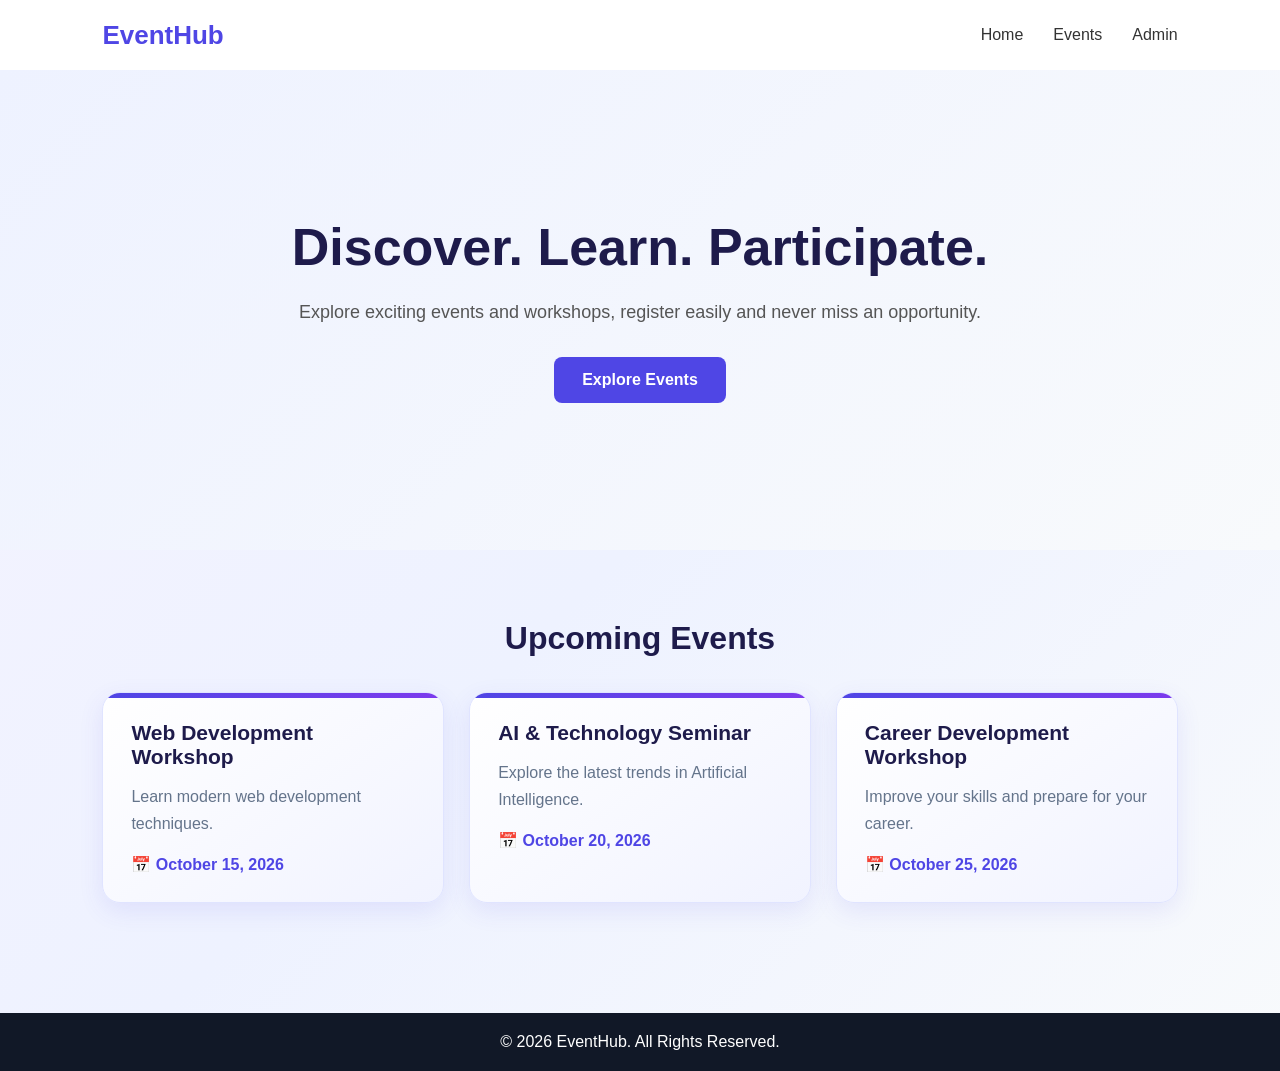
<file: Event-Workshop-Management/index.html>
<!DOCTYPE html>
<html lang="en">
<head>
    <meta charset="UTF-8">
    <meta name="viewport" content="width=device-width, initial-scale=1.0">
    <title>EventHub - Events & Workshops</title>

    <link rel="stylesheet" href="css/style.css">
</head>

<body>

    <!-- Navigation Bar -->
    <nav class="navbar">
        <div class="logo">EventHub</div>

        <ul class="nav-links">
            <li><a href="index.html">Home</a></li>
            <li><a href="events.html">Events</a></li>
            <li><a href="admin.html">Admin</a></li>
        </ul>
    </nav>


    <!-- Hero Section -->
    <section class="hero">

        <div class="hero-content">
            <h1>Discover. Learn. Participate.</h1>

            <p>
                Explore exciting events and workshops,
                register easily and never miss an opportunity.
            </p>

            <a href="events.html" class="hero-btn">
                Explore Events
            </a>
        </div>

    </section>


    <!-- Featured Events -->
    <section class="featured">

        <h2>Upcoming Events</h2>

        <div class="event-container">

            <div class="event-card">
                <h3>Web Development Workshop</h3>
                <p>Learn modern web development techniques.</p>
                <span>📅 October 15, 2026</span>
            </div>

            <div class="event-card">
                <h3>AI & Technology Seminar</h3>
                <p>Explore the latest trends in Artificial Intelligence.</p>
                <span>📅 October 20, 2026</span>
            </div>

            <div class="event-card">
                <h3>Career Development Workshop</h3>
                <p>Improve your skills and prepare for your career.</p>
                <span>📅 October 25, 2026</span>
            </div>

        </div>

    </section>


    <!-- Footer -->
    <footer>
        <p>© 2026 EventHub. All Rights Reserved.</p>
    </footer>


    <script src="js/script.js"></script>

</body>
</html>
</file>
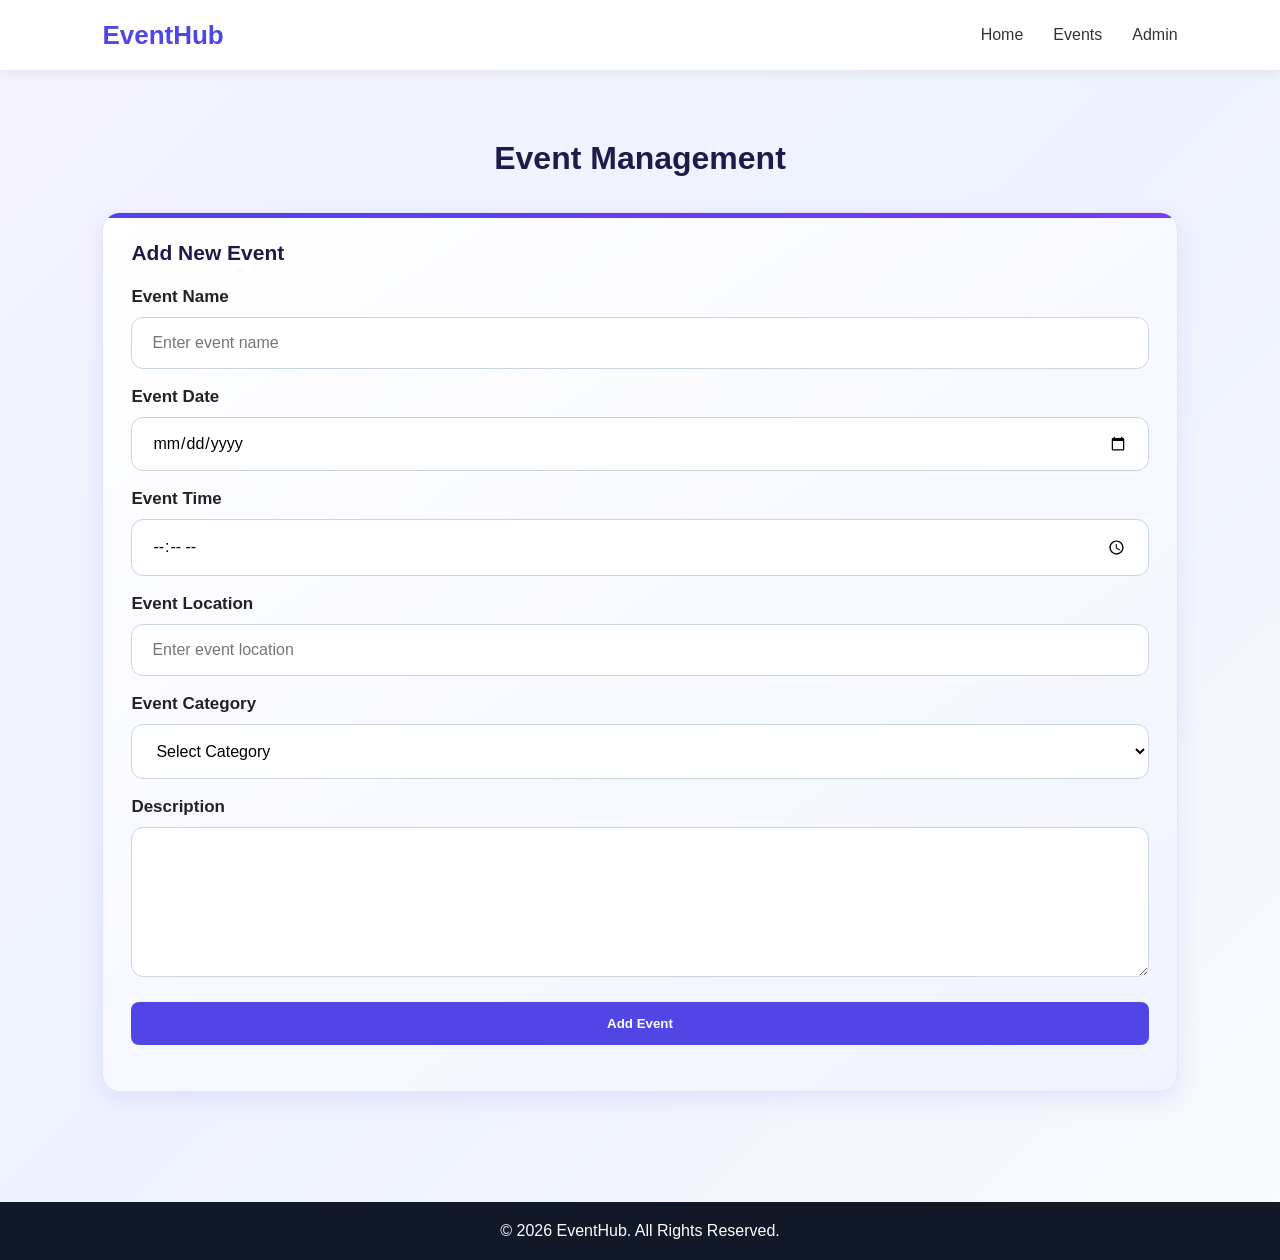
<file: Event-Workshop-Management/admin.html>
<!DOCTYPE html>
<html lang="en">

<head>

    <meta charset="UTF-8">

    <meta
        name="viewport"
        content="width=device-width, initial-scale=1.0">

    <title>Admin - EventHub</title>

    <link
        rel="stylesheet"
        href="css/style.css">

</head>


<body>


    <!-- Navigation -->

    <nav class="navbar">

        <div class="logo">
            EventHub
        </div>


        <ul class="nav-links">

            <li>
                <a href="index.html">
                    Home
                </a>
            </li>

            <li>
                <a href="events.html">
                    Events
                </a>
            </li>

            <li>
                <a href="admin.html">
                    Admin
                </a>
            </li>

        </ul>

    </nav>



    <!-- Admin Section -->

    <section class="featured">

        <h2>
            Event Management
        </h2>


        <div class="event-card">

            <h3>
                Add New Event
            </h3>


            <form id="eventForm">


                <!-- Event Name -->

                <label for="eventName">
                    Event Name
                </label>


                <input
                    type="text"
                    id="eventName"
                    placeholder="Enter event name">



                <!-- Event Date -->

                <label for="eventDate">
                    Event Date
                </label>


                <input
                    type="date"
                    id="eventDate">



                <!-- Event Time -->

                <label for="eventTime">
                    Event Time
                </label>


                <input
                    type="time"
                    id="eventTime">



                <!-- Event Location -->

                <label for="eventLocation">
                    Event Location
                </label>


                <input
                    type="text"
                    id="eventLocation"
                    placeholder="Enter event location">



                <!-- Event Category -->

                <label for="eventCategory">
                    Event Category
                </label>


                <select id="eventCategory">

                    <option value="">
                        Select Category
                    </option>

                    <option value="Workshop">
                        Workshop
                    </option>

                    <option value="Seminar">
                        Seminar
                    </option>

                    <option value="Career">
                        Career
                    </option>

                </select>



                <!-- Description -->

                <label for="eventDescription">
                    Description
                </label>


                <textarea
                    id="eventDescription"
                    rows="5"
                    placeholder="Enter event description">
                </textarea>



                <!-- Submit -->

                <button
                    type="submit"
                    class="hero-btn">

                    Add Event

                </button>


            </form>


            <p id="eventMessage"></p>


        </div>

    </section>



    <!-- Footer -->

    <footer>

        <p>
            © 2026 EventHub. All Rights Reserved.
        </p>

    </footer>



    <script src="js/script.js"></script>

</body>

</html>
</file>
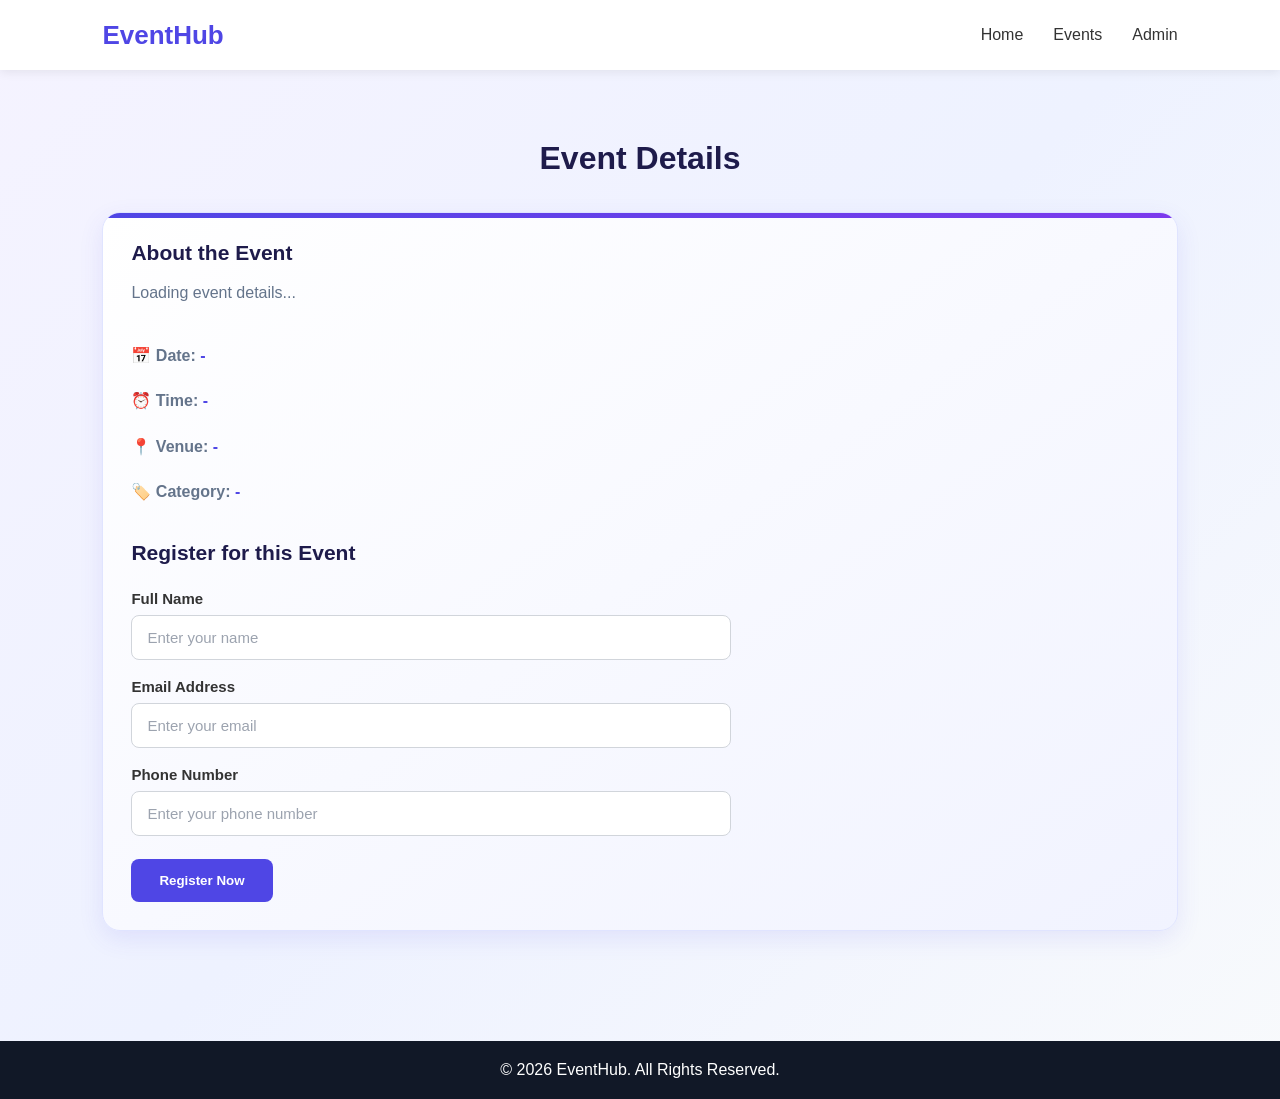
<file: Event-Workshop-Management/event-details.html>
<!DOCTYPE html>
<html lang="en">

<head>

    <meta charset="UTF-8">

    <meta
        name="viewport"
        content="width=device-width, initial-scale=1.0">

    <title>Event Details - EventHub</title>

    <link
        rel="stylesheet"
        href="css/style.css">

</head>


<body>


    <!-- Navigation -->

    <nav class="navbar">

        <div class="logo">
            EventHub
        </div>


        <ul class="nav-links">

            <li>
                <a href="index.html">
                    Home
                </a>
            </li>

            <li>
                <a href="events.html">
                    Events
                </a>
            </li>

            <li>
                <a href="admin.html">
                    Admin
                </a>
            </li>

        </ul>

    </nav>



    <!-- Event Details -->

    <section class="featured">

        <h2 id="eventTitle">
            Event Details
        </h2>


        <div class="event-card">


            <h3>
                About the Event
            </h3>


            <p id="eventDescription">
                Loading event details...
            </p>


            <br>


            <p>
                <strong>📅 Date:</strong>

                <span id="eventDate">
                    -
                </span>
            </p>


            <p>
                <strong>⏰ Time:</strong>

                <span id="eventTime">
                    -
                </span>
            </p>


            <p>
                <strong>📍 Venue:</strong>

                <span id="eventVenue">
                    -
                </span>
            </p>


            <p>
                <strong>🏷️ Category:</strong>

                <span id="eventCategory">
                    -
                </span>
            </p>


            <br>


            <h3>
                Register for this Event
            </h3>


            <form id="registrationForm">


                <label for="name">
                    Full Name
                </label>


                <input
                    type="text"
                    id="name"
                    placeholder="Enter your name">


                <label for="email">
                    Email Address
                </label>


                <input
                    type="email"
                    id="email"
                    placeholder="Enter your email">


                <label for="phone">
                    Phone Number
                </label>


                <input
                    type="tel"
                    id="phone"
                    placeholder="Enter your phone number">


                <button
                    type="submit"
                    class="hero-btn">

                    Register Now

                </button>


            </form>



            <!-- Confirmation -->

            <div
                id="confirmationCard"
                class="confirmation-card">


                <div class="success-icon">
                    ✓
                </div>


                <h3>
                    Registration Successful!
                </h3>


                <p>
                    Your registration has been confirmed.
                </p>


                <div class="confirmation-details">


                    <p>

                        <strong>
                            Event:
                        </strong>

                        <span id="confirmEvent">
                        </span>

                    </p>


                    <p>

                        <strong>
                            Name:
                        </strong>

                        <span id="confirmName">
                        </span>

                    </p>


                    <p>

                        <strong>
                            Email:
                        </strong>

                        <span id="confirmEmail">
                        </span>

                    </p>


                    <p>

                        <strong>
                            Phone:
                        </strong>

                        <span id="confirmPhone">
                        </span>

                    </p>


                    <p>

                        <strong>
                            Registered On:
                        </strong>

                        <span id="confirmDate">
                        </span>

                    </p>


                </div>


                <p class="confirmation-thank">

                    🎉 We look forward to seeing you!

                </p>


            </div>


        </div>

    </section>



    <!-- Footer -->

    <footer>

        <p>
            © 2026 EventHub. All Rights Reserved.
        </p>

    </footer>



    <script>

        // ===============================
        // DEFAULT EVENT DATA
        // ===============================

        const defaultEvents = {

            "web-development": {

                name:
                    "Web Development Workshop",

                category:
                    "Workshop",

                date:
                    "October 15, 2026",

                description:
                    "Learn HTML, CSS and JavaScript through practical activities.",

                time:
                    "10:00 AM - 1:00 PM",

                venue:
                    "Seminar Hall"

            },


            "ai-technology": {

                name:
                    "AI & Technology Seminar",

                category:
                    "Seminar",

                date:
                    "October 20, 2026",

                description:
                    "Discover emerging technologies and the future of Artificial Intelligence.",

                time:
                    "10:00 AM - 1:00 PM",

                venue:
                    "Auditorium"

            },


            "career-development": {

                name:
                    "Career Development Workshop",

                category:
                    "Career",

                date:
                    "October 25, 2026",

                description:
                    "Build your communication skills, resume and interview confidence.",

                time:
                    "10:00 AM - 1:00 PM",

                venue:
                    "Seminar Hall"

            },


            "data-analytics": {

                name:
                    "Data Analytics Workshop",

                category:
                    "Workshop",

                date:
                    "November 2, 2026",

                description:
                    "Understand data analysis concepts and real-world applications.",

                time:
                    "10:00 AM - 1:00 PM",

                venue:
                    "Computer Lab"

            }

        };



        // ===============================
        // GET EVENT ID
        // ===============================

        const params =
            new URLSearchParams(
                window.location.search
            );


        const eventId =
            params.get("id");


        let eventData =
            defaultEvents[eventId];



        // ===============================
        // CHECK CUSTOM EVENTS
        // ===============================

        if (!eventData) {

            const customEvents =
                JSON.parse(
                    localStorage.getItem(
                        "customEvents"
                    )
                ) || [];


            eventData =
                customEvents.find(
                    function(event) {

                        return event.id === eventId;

                    }
                );


            if (eventData) {

                eventData.time =
                    "Time will be announced";

                eventData.venue =
                    "Venue will be announced";

            }

        }



        // ===============================
        // DISPLAY EVENT
        // ===============================

        if (eventData) {

            document.getElementById(
                "eventTitle"
            ).textContent =
                eventData.name;


            document.getElementById(
                "eventDescription"
            ).textContent =
                eventData.description;


            document.getElementById(
                "eventDate"
            ).textContent =
                eventData.date;


            document.getElementById(
                "eventTime"
            ).textContent =
                eventData.time;


            document.getElementById(
                "eventVenue"
            ).textContent =
                eventData.venue;


            document.getElementById(
                "eventCategory"
            ).textContent =
                eventData.category;

        }

    </script>


</body>

</html>
</file>
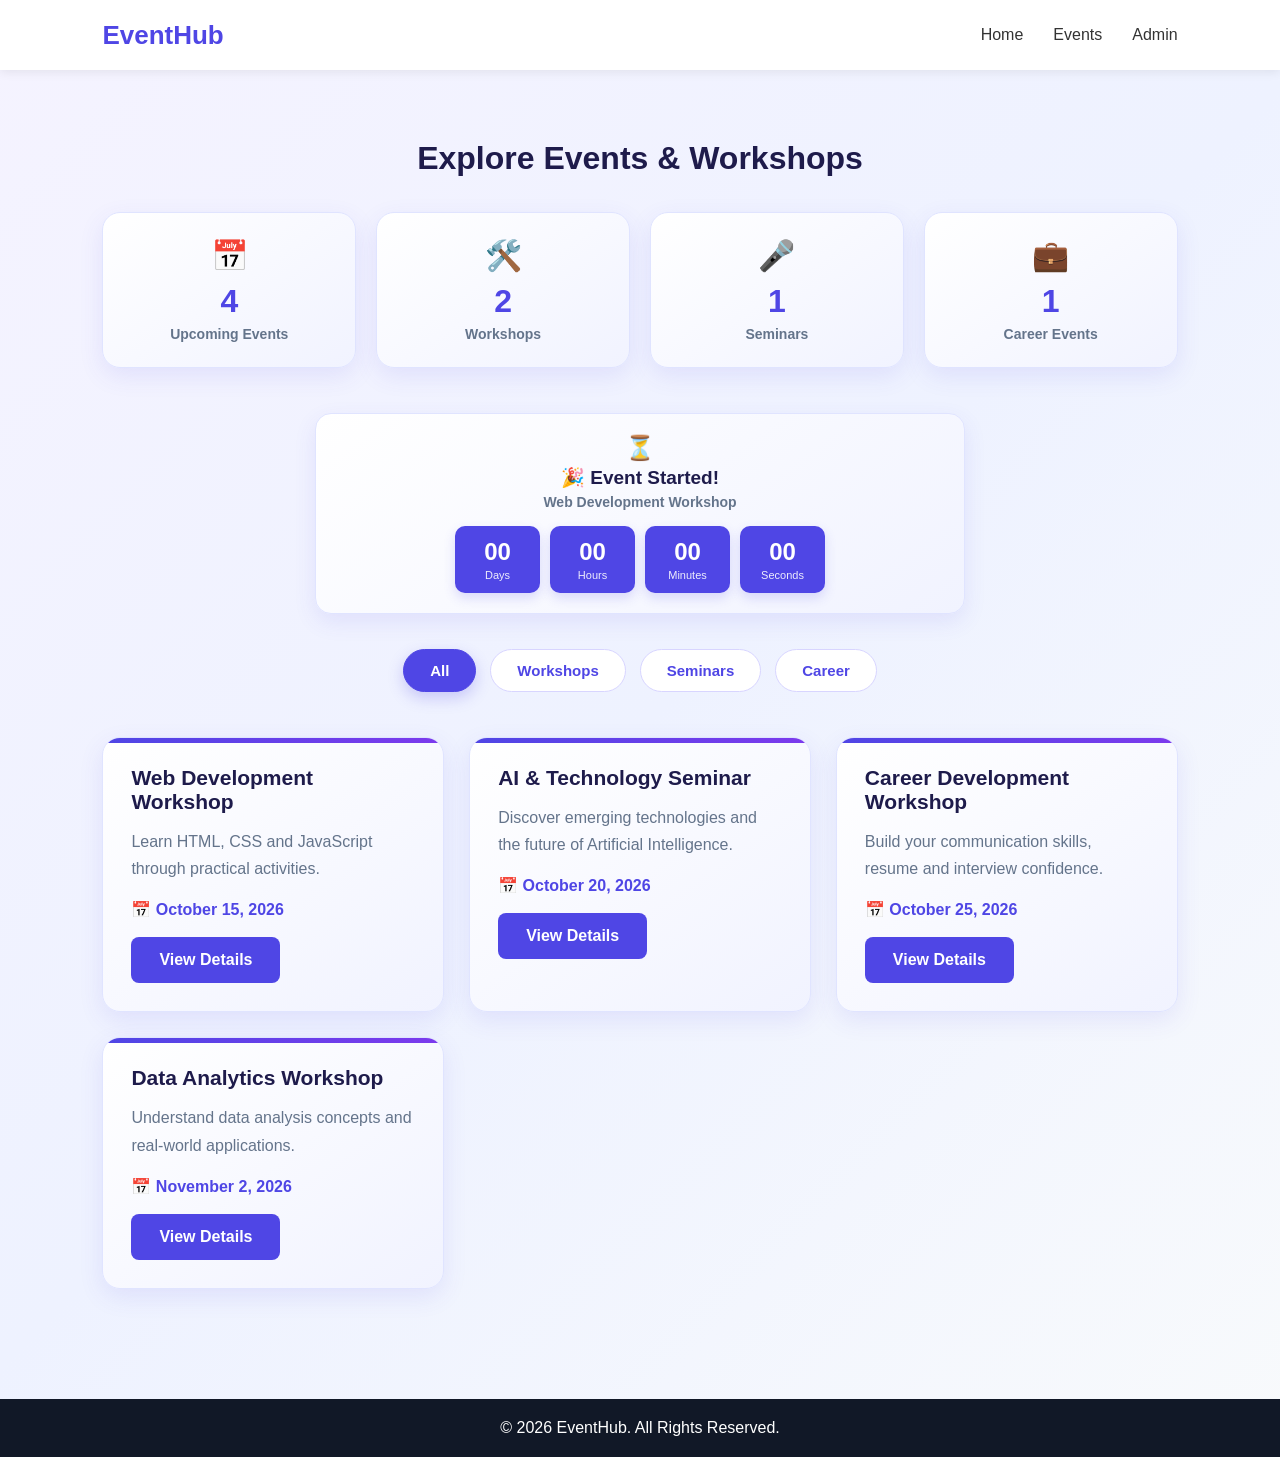
<file: Event-Workshop-Management/events.html>
<!DOCTYPE html>
<html lang="en">

<head>
    <meta charset="UTF-8">
    <meta name="viewport" content="width=device-width, initial-scale=1.0">

    <title>Events - EventHub</title>

    <link rel="stylesheet" href="css/style.css">
</head>

<body>

    <!-- Navigation -->
    <nav class="navbar">

        <div class="logo">EventHub</div>

        <ul class="nav-links">
            <li><a href="index.html">Home</a></li>
            <li><a href="events.html">Events</a></li>
            <li><a href="admin.html">Admin</a></li>
        </ul>

    </nav>


    <!-- Events Section -->
    <section class="featured">

        <h2>Explore Events & Workshops</h2>


        <!-- Event Counters -->

        <div class="event-stats">

            <div class="stat-card">

                <div class="stat-icon">📅</div>

                <h3 id="totalEvents">4</h3>

                <p>Upcoming Events</p>

            </div>


            <div class="stat-card">

                <div class="stat-icon">🛠️</div>

                <h3 id="workshopCount">2</h3>

                <p>Workshops</p>

            </div>


            <div class="stat-card">

                <div class="stat-icon">🎤</div>

                <h3 id="seminarCount">1</h3>

                <p>Seminars</p>

            </div>


            <div class="stat-card">

                <div class="stat-icon">💼</div>

                <h3 id="careerCount">1</h3>

                <p>Career Events</p>

            </div>

        </div>


        <!-- Countdown Timer -->

        <div class="countdown-card">

            <div class="countdown-icon">
                ⏳
            </div>

            <h3>Next Event Starts In</h3>

            <p class="countdown-event">
                Web Development Workshop
            </p>

            <div class="countdown-timer">

                <div class="time-box">
                    <span id="countdownDays">00</span>
                    <small>Days</small>
                </div>

                <div class="time-box">
                    <span id="countdownHours">00</span>
                    <small>Hours</small>
                </div>

                <div class="time-box">
                    <span id="countdownMinutes">00</span>
                    <small>Minutes</small>
                </div>

                <div class="time-box">
                    <span id="countdownSeconds">00</span>
                    <small>Seconds</small>
                </div>

            </div>

        </div>


        <!-- Category Buttons -->

        <div class="category-buttons">

            <button
                class="category-btn active"
                onclick="filterEvents('all', this)">
                All
            </button>

            <button
                class="category-btn"
                onclick="filterEvents('Workshop', this)">
                Workshops
            </button>

            <button
                class="category-btn"
                onclick="filterEvents('Seminar', this)">
                Seminars
            </button>

            <button
                class="category-btn"
                onclick="filterEvents('Career', this)">
                Career
            </button>

        </div>


        <!-- Event Cards -->

        <div class="event-container">


            <!-- Web Development Workshop -->

            <div
                class="event-card"
                data-category="Workshop"
                data-event-id="web-development">

                <h3>
                    Web Development Workshop
                </h3>

                <p>
                    Learn HTML, CSS and JavaScript through
                    practical activities.
                </p>

                <span>
                    📅 October 15, 2026
                </span>

                <br><br>

                <a
                    href="event-details.html?id=web-development"
                    class="hero-btn">
                    View Details
                </a>

            </div>


            <!-- AI & Technology Seminar -->

            <div
                class="event-card"
                data-category="Seminar"
                data-event-id="ai-technology">

                <h3>
                    AI & Technology Seminar
                </h3>

                <p>
                    Discover emerging technologies and
                    the future of Artificial Intelligence.
                </p>

                <span>
                    📅 October 20, 2026
                </span>

                <br><br>

                <a
                    href="event-details.html?id=ai-technology"
                    class="hero-btn">
                    View Details
                </a>

            </div>


            <!-- Career Development Workshop -->

            <div
                class="event-card"
                data-category="Career"
                data-event-id="career-development">

                <h3>
                    Career Development Workshop
                </h3>

                <p>
                    Build your communication skills,
                    resume and interview confidence.
                </p>

                <span>
                    📅 October 25, 2026
                </span>

                <br><br>

                <a
                    href="event-details.html?id=career-development"
                    class="hero-btn">
                    View Details
                </a>

            </div>


            <!-- Data Analytics Workshop -->

            <div
                class="event-card"
                data-category="Workshop"
                data-event-id="data-analytics">

                <h3>
                    Data Analytics Workshop
                </h3>

                <p>
                    Understand data analysis concepts
                    and real-world applications.
                </p>

                <span>
                    📅 November 2, 2026
                </span>

                <br><br>

                <a
                    href="event-details.html?id=data-analytics"
                    class="hero-btn">
                    View Details
                </a>

            </div>


        </div>

    </section>


    <!-- Footer -->

    <footer>

        <p>
            © 2026 EventHub. All Rights Reserved.
        </p>

    </footer>


    <script src="js/script.js"></script>

</body>

</html>
</file>
<file: Event-Workshop-Management/css/style.css>
/* ===============================
   GENERAL
   =============================== */

* {
    margin: 0;
    padding: 0;
    box-sizing: border-box;
}

body {
    font-family: Arial, sans-serif;
    background: linear-gradient(135deg, #f5f3ff, #eef2ff, #f8fafc);
    color: #222;
    min-height: 100vh;
}


/* ===============================
   NAVIGATION
   =============================== */

.navbar {
    height: 70px;
    background: white;
    display: flex;
    align-items: center;
    justify-content: space-between;
    padding: 0 8%;
    box-shadow: 0 2px 10px rgba(0, 0, 0, 0.08);
}

.logo {
    font-size: 26px;
    font-weight: bold;
    color: #4f46e5;
}

.nav-links {
    display: flex;
    list-style: none;
    gap: 30px;
}

.nav-links a {
    text-decoration: none;
    color: #333;
    font-weight: 500;
}

.nav-links a:hover {
    color: #4f46e5;
}


/* ===============================
   HERO
   =============================== */

.hero {
    min-height: 480px;
    display: flex;
    align-items: center;
    justify-content: center;
    text-align: center;
    padding: 40px 20px;
    background: linear-gradient(135deg, #eef2ff, #f8fafc);
}

.hero-content {
    max-width: 700px;
}

.hero h1 {
    font-size: 52px;
    margin-bottom: 20px;
    color: #1e1b4b;
}

.hero p {
    font-size: 18px;
    line-height: 1.7;
    color: #555;
    margin-bottom: 30px;
}

.hero-btn {
    display: inline-block;
    padding: 14px 28px;
    background: #4f46e5;
    color: white;
    text-decoration: none;
    border-radius: 8px;
    font-weight: bold;
    border: none;
    cursor: pointer;
}

.hero-btn:hover {
    background: #3730a3;
}


/* ===============================
   FEATURED SECTION
   =============================== */

.featured {
    padding: 70px 8%;
}

.featured h2 {
    text-align: center;
    font-size: 32px;
    margin-bottom: 35px;
    color: #1e1b4b;
}


/* ===============================
   EVENT COUNTERS
   =============================== */

.event-stats {
    display: grid;
    grid-template-columns: repeat(4, 1fr);
    gap: 20px;
    margin-bottom: 45px;
}

.stat-card {
    background: linear-gradient(145deg, #ffffff, #f1f3ff);
    padding: 25px 20px;
    border-radius: 18px;
    border: 1px solid #e0e4ff;
    text-align: center;
    box-shadow: 0 8px 25px rgba(79, 70, 229, 0.10);
    transition: 0.3s ease;
}

.stat-card:hover {
    transform: translateY(-6px);
    box-shadow: 0 14px 30px rgba(79, 70, 229, 0.16);
}

.stat-icon {
    font-size: 30px;
    margin-bottom: 10px;
}

.stat-card h3 {
    font-size: 32px;
    color: #4f46e5;
    margin-bottom: 6px;
}

.stat-card p {
    color: #64748b;
    font-size: 14px;
    font-weight: 600;
}


/* ===============================
   CATEGORY BUTTONS
   =============================== */

.category-buttons {
    display: flex;
    justify-content: center;
    gap: 14px;
    margin: 30px 0 45px;
    flex-wrap: wrap;
}

.category-btn {
    padding: 12px 26px;
    border: 1px solid #d8d5ff;
    border-radius: 25px;
    background: white;
    color: #4f46e5;
    font-size: 15px;
    font-weight: 600;
    cursor: pointer;
    transition: all 0.3s ease;
}

.category-btn:hover {
    background: #eeeeff;
    transform: translateY(-2px);
}

.category-btn.active {
    background: #4f46e5;
    color: white;
    border-color: #4f46e5;
    box-shadow: 0 6px 15px rgba(79, 70, 229, 0.25);
}


/* ===============================
   EVENT CARDS
   =============================== */

.event-container {
    display: grid;
    grid-template-columns: repeat(3, 1fr);
    gap: 25px;
}

.event-card {
    background: linear-gradient(145deg, #ffffff, #f1f3ff);
    padding: 28px;
    border-radius: 18px;
    border: 1px solid #e0e4ff;
    box-shadow: 0 8px 25px rgba(79, 70, 229, 0.10);
    transition: 0.3s ease;
    position: relative;
    overflow: hidden;
}

.event-card::before {
    content: "";
    position: absolute;
    top: 0;
    left: 0;
    width: 100%;
    height: 5px;
    background: linear-gradient(90deg, #4f46e5, #7c3aed);
}

.event-card:hover {
    transform: translateY(-8px);
    box-shadow: 0 15px 35px rgba(79, 70, 229, 0.18);
}

.event-card h3 {
    color: #1e1b4b;
    font-size: 21px;
    margin-bottom: 14px;
}

.event-card p {
    color: #64748b;
    line-height: 1.7;
    margin-bottom: 18px;
}

.event-card span {
    color: #4f46e5;
    font-weight: 600;
}


/* ===============================
   REGISTRATION FORM
   =============================== */

#registrationForm {
    max-width: 600px;
    margin-top: 25px;
}

#registrationForm label {
    display: block;
    font-size: 15px;
    font-weight: 600;
    margin-bottom: 8px;
    color: #333;
}

#registrationForm input {
    width: 100%;
    padding: 13px 15px;
    border: 1px solid #d1d5db;
    border-radius: 8px;
    font-size: 15px;
    outline: none;
    margin-bottom: 18px;
    transition: 0.3s;
}

#registrationForm input:focus {
    border-color: #4f46e5;
    box-shadow: 0 0 0 3px rgba(79, 70, 229, 0.1);
}

#registrationForm input::placeholder {
    color: #9ca3af;
}

#registrationForm .hero-btn {
    margin-top: 5px;
}


/* ===============================
   CONFIRMATION CARD
   =============================== */

.confirmation-card {
    display: none;
    margin-top: 30px;
    padding: 30px;
    background: linear-gradient(145deg, #f0fdf4, #ecfdf5);
    border: 1px solid #bbf7d0;
    border-radius: 18px;
    text-align: center;
    box-shadow: 0 10px 30px rgba(22, 163, 74, 0.12);
}

.success-icon {
    width: 55px;
    height: 55px;
    margin: 0 auto 15px;
    display: flex;
    align-items: center;
    justify-content: center;
    background: #16a34a;
    color: white;
    border-radius: 50%;
    font-size: 30px;
    font-weight: bold;
}

.confirmation-card h3 {
    color: #166534;
    font-size: 24px;
    margin-bottom: 10px;
}

.confirmation-card > p {
    color: #4b5563;
}

.confirmation-details {
    margin-top: 20px;
    padding: 20px;
    background: white;
    border-radius: 12px;
    text-align: left;
}

.confirmation-details p {
    margin-bottom: 12px;
    color: #374151;
}

.confirmation-details p:last-child {
    margin-bottom: 0;
}

.confirmation-details strong {
    color: #166534;
}

.confirmation-thank {
    margin-top: 20px;
    font-weight: 600;
}


/* ===============================
   ADMIN EVENT FORM
================================ */

#eventForm {
    display: flex;
    flex-direction: column;
    gap: 10px;
}

#eventForm label {
    font-size: 17px;
    font-weight: 600;
    color: #222;
    margin-top: 8px;
}

#eventForm input,
#eventForm select,
#eventForm textarea {
    width: 100%;
    padding: 16px 20px;
    border: 1px solid #cbd5e1;
    border-radius: 12px;
    font-size: 16px;
    font-family: Arial, sans-serif;
    background: white;
    outline: none;
}

#eventForm input:focus,
#eventForm select:focus,
#eventForm textarea:focus {
    border-color: #4f46e5;
    box-shadow: 0 0 0 3px rgba(79, 70, 229, 0.10);
}

#eventForm select {
    height: 55px;
    cursor: pointer;
}

#eventForm textarea {
    min-height: 150px;
    resize: vertical;
}

#eventForm button {
    margin-top: 15px;
}

/* ===============================
   FOOTER
   =============================== */

footer {
    background: #111827;
    color: white;
    text-align: center;
    padding: 20px;
    margin-top: 40px;
}


/* ===============================
   RESPONSIVE DESIGN
   =============================== */

@media (max-width: 900px) {

    .event-stats {
        grid-template-columns: repeat(2, 1fr);
    }

    .event-container {
        grid-template-columns: repeat(2, 1fr);
    }
}


@media (max-width: 768px) {

    .navbar {
        padding: 0 5%;
    }

    .nav-links {
        gap: 15px;
    }

    .hero h1 {
        font-size: 38px;
    }

    .event-container {
        grid-template-columns: 1fr;
    }

    .event-stats {
        grid-template-columns: 1fr 1fr;
    }
}


@media (max-width: 500px) {

    .navbar {
        height: auto;
        padding: 20px 5%;
        flex-direction: column;
        gap: 15px;
    }

    .nav-links {
        gap: 12px;
        font-size: 14px;
    }

    .featured {
        padding: 50px 5%;
    }

    .featured h2 {
        font-size: 26px;
    }

    .event-stats {
        grid-template-columns: 1fr;
    }

    .category-buttons {
        gap: 10px;
    }

    .category-btn {
        padding: 10px 20px;
    }
}

/* ===============================
   COUNTDOWN TIMER
   =============================== */

.countdown-card {
    max-width: 650px;
    margin: 0 auto 35px;
    padding: 20px 25px;
    background: linear-gradient(145deg, #ffffff, #f1f3ff);
    border: 1px solid #e0e4ff;
    border-radius: 16px;
    text-align: center;
    box-shadow: 0 8px 22px rgba(79, 70, 229, 0.10);
}

.countdown-icon {
    font-size: 24px;
    margin-bottom: 4px;
}

.countdown-card h3 {
    font-size: 19px;
    color: #1e1b4b;
    margin-bottom: 5px;
}

.countdown-event {
    color: #64748b;
    font-size: 14px;
    font-weight: 600;
    margin-bottom: 16px;
}

.countdown-timer {
    display: flex;
    justify-content: center;
    gap: 10px;
    flex-wrap: wrap;
}

.time-box {
    min-width: 85px;
    padding: 12px 10px;
    background: #4f46e5;
    color: white;
    border-radius: 10px;
    box-shadow: 0 5px 12px rgba(79, 70, 229, 0.18);
}

.time-box span {
    display: block;
    font-size: 24px;
    font-weight: bold;
}

.time-box small {
    display: block;
    margin-top: 3px;
    font-size: 11px;
    opacity: 0.9;
}


/* Mobile */

@media (max-width: 500px) {

    .countdown-card {
        padding: 18px 12px;
    }

    .time-box {
        min-width: 65px;
        padding: 10px 7px;
    }

    .time-box span {
        font-size: 20px;
    }

}
</file>
